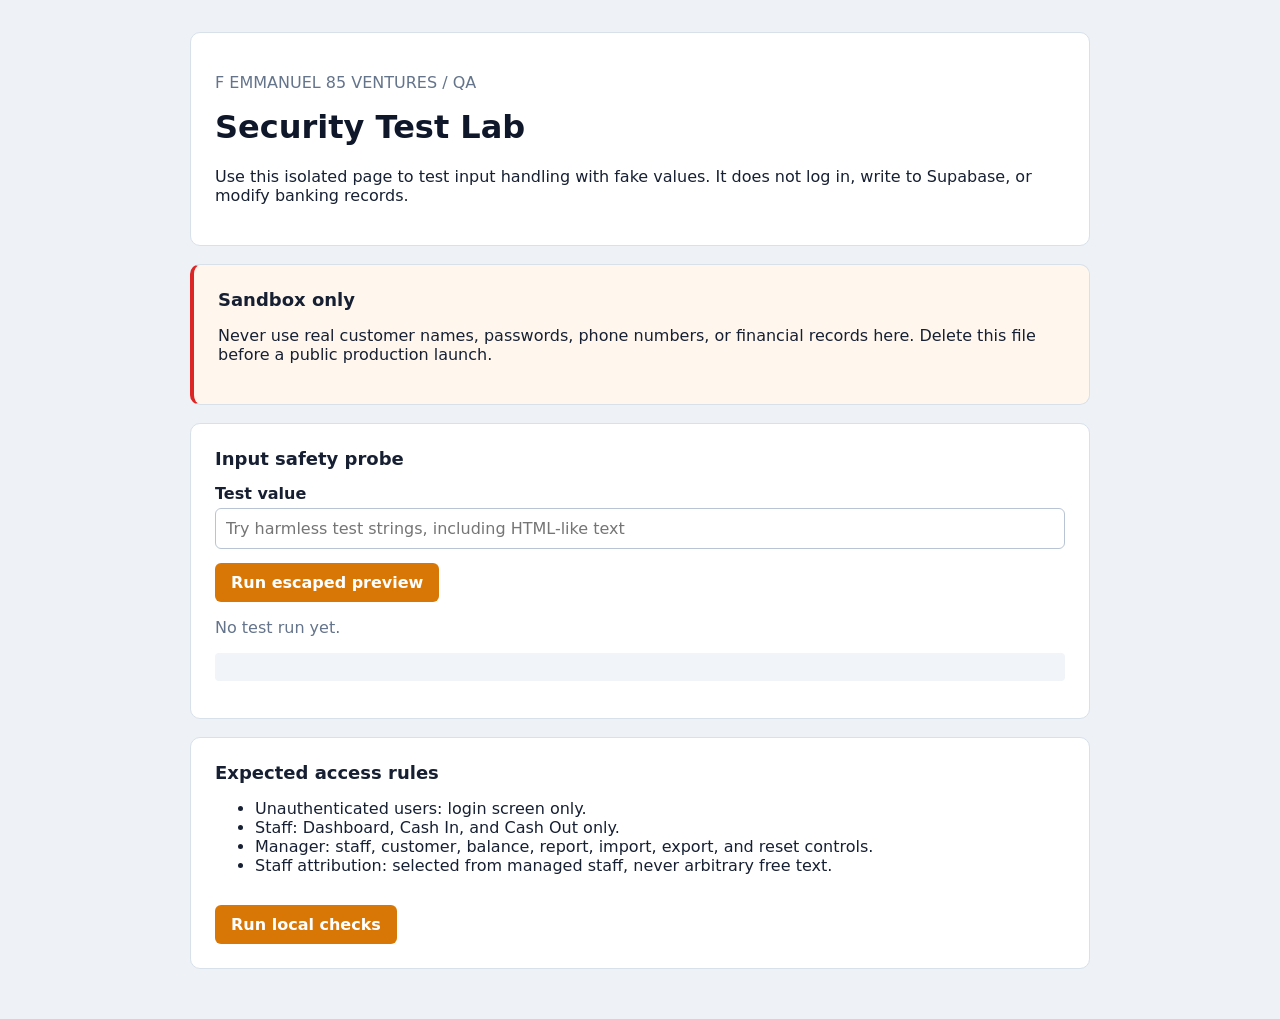
<file: test-lab.html>
<!doctype html>
<html lang="en">
<head>
    <meta charset="utf-8">
    <meta name="viewport" content="width=device-width, initial-scale=1">
    <title>F EMMANUEL 85 VENTURES | Test Lab</title>
    <style>
        :root { font-family: system-ui, sans-serif; color: #172033; background: #eef2f7; }
        body { max-width: 900px; margin: 0 auto; padding: 32px 20px; }
        header, section { background: white; border: 1px solid #d8e0ea; border-radius: 10px; padding: 24px; margin-bottom: 18px; }
        h1, h2 { margin-top: 0; } h1 { color: #0f172a; } h2 { font-size: 18px; }
        .warning { border-left: 4px solid #dc2626; background: #fff7ed; }
        label { display: block; margin: 12px 0 5px; font-weight: 650; }
        input, textarea, button { font: inherit; } input, textarea { width: 100%; padding: 10px; border: 1px solid #b8c4d3; border-radius: 6px; box-sizing: border-box; }
        textarea { min-height: 90px; } button { margin-top: 14px; padding: 10px 16px; border: 0; border-radius: 6px; background: #d97706; color: white; cursor: pointer; font-weight: 700; }
        code, pre { background: #f1f5f9; padding: 3px 5px; border-radius: 4px; } pre { padding: 14px; overflow: auto; }
        .pass { color: #047857; } .fail { color: #b91c1c; } .muted { color: #64748b; }
    </style>
</head>
<body>
    <header>
        <p class="muted">F EMMANUEL 85 VENTURES / QA</p>
        <h1>Security Test Lab</h1>
        <p>Use this isolated page to test input handling with fake values. It does not log in, write to Supabase, or modify banking records.</p>
    </header>
    <section class="warning">
        <h2>Sandbox only</h2>
        <p>Never use real customer names, passwords, phone numbers, or financial records here. Delete this file before a public production launch.</p>
    </section>
    <section>
        <h2>Input safety probe</h2>
        <label for="probeInput">Test value</label>
        <input id="probeInput" placeholder="Try harmless test strings, including HTML-like text">
        <button type="button" id="runProbe">Run escaped preview</button>
        <p id="probeResult" class="muted">No test run yet.</p>
        <pre id="probeOutput"></pre>
    </section>
    <section>
        <h2>Expected access rules</h2>
        <ul>
            <li>Unauthenticated users: login screen only.</li>
            <li>Staff: Dashboard, Cash In, and Cash Out only.</li>
            <li>Manager: staff, customer, balance, report, import, export, and reset controls.</li>
            <li>Staff attribution: selected from managed staff, never arbitrary free text.</li>
        </ul>
        <button type="button" id="runChecks">Run local checks</button>
        <div id="checkResults"></div>
    </section>
    <script>
        function escapeHtml(value) {
            return String(value ?? '')
                .replace(/&/g, '&amp;').replace(/</g, '&lt;').replace(/>/g, '&gt;')
                .replace(/"/g, '&quot;').replace(/'/g, '&#039;');
        }

        document.getElementById('runProbe').addEventListener('click', function () {
            const value = document.getElementById('probeInput').value;
            document.getElementById('probeOutput').textContent = escapeHtml(value);
            document.getElementById('probeResult').textContent = 'Rendered as text. It was not executed as HTML.';
            document.getElementById('probeResult').className = 'pass';
        });

        document.getElementById('runChecks').addEventListener('click', function () {
            const checks = [
                ['Test page is isolated from production storage', !localStorage.getItem('susu_pinhin_data')],
                ['HTML escaping converts angle brackets', escapeHtml('<b>test</b>') === '&lt;b&gt;test&lt;/b&gt;'],
                ['HTML escaping converts quotes', escapeHtml('"test"') === '&quot;test&quot;']
            ];
            document.getElementById('checkResults').innerHTML = checks.map(([label, passed]) => `<p class="${passed ? 'pass' : 'fail'}">${passed ? 'PASS' : 'FAIL'}: ${label}</p>`).join('');
        });
    </script>
</body>
</html>
</file>
